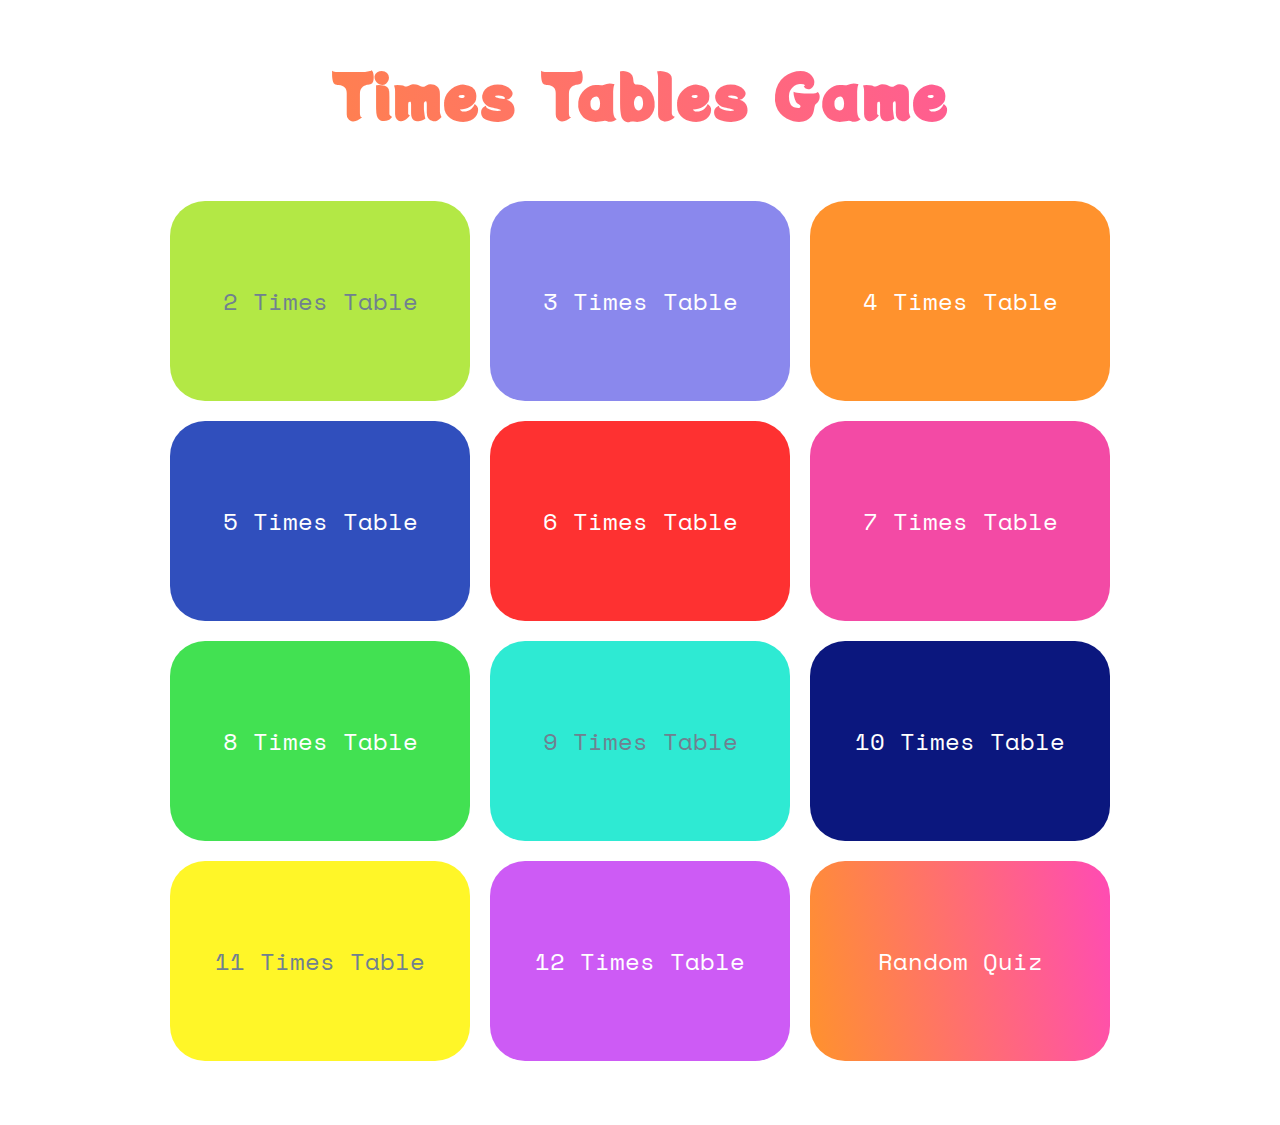
<file: index.html>
<!DOCTYPE html>
<html lang="en">

<head>
    <meta charset="UTF-8">
    <meta http-equiv="X-UA-Compatible" content="IE=edge">
    <meta name="viewport" content="width=device-width, initial-scale=1.0">
    <link rel="stylesheet" href="css/style.css">
    <link rel="stylesheet" href="css/quizpage.css">
    <link rel="stylesheet" href="css/results.css">
    <title>Home</title>
</head>

<body>
    <h1>Times Tables Game</h1>
    <main id="flex-container">
        <div class="tile t2">
            <h2 class="cardTitle">2 Times Table</h2>
        </div>
        <div class="tile t3">
            <h2 class="cardTitle">3 Times Table</h2>
        </div>
        <div class="tile t4">
            <h2 class="cardTitle">4 Times Table</h2>
        </div>
        <div class="tile t5">
            <h2 class="cardTitle">5 Times Table</h2>
        </div>
        <div class="tile t6">
            <h2 class="cardTitle">6 Times Table</h2>
        </div>
        <div class="tile t7">
            <h2 class="cardTitle">7 Times Table</h2>
        </div>
        <div class="tile t8">
            <h2 class="cardTitle">8 Times Table</h2>
        </div>
        <div class="tile t9">
            <h2 class="cardTitle">9 Times Table</h2>
        </div>
        <div class="tile t10">
            <h2 class="cardTitle">10 Times Table</h2>
        </div>
        <div class="tile t11">
            <h2 class="cardTitle">11 Times Table</h2>
        </div>
        <div class="tile t12">
            <h2 class="cardTitle">12 Times Table</h2>
        </div>
        <div class="tile t1">
            <h2 class="cardTitle">Random Quiz</h2>
        </div>
    </main>
    <script src="./index.js"></script>
</body>

</html>
</file>
<file: css/style.css>
@import url("https://fonts.googleapis.com/css2?family=Potta+One&family=Space+Mono&display=swap");
@import url("https://fonts.googleapis.com/css2?family=Strait&display=swap");

* {
  margin: 0;
  padding: 0;
}

html {
  min-height: 100%;
}

body {
  box-sizing: border-box;
  font-family: "Space Mono", monospace;
  min-height: 100vh;
  display: flex;
  flex-direction: column;
}

main {
  display: flex;
  flex-wrap: wrap;
  padding: 5% 10%;
  gap: 20px;
  justify-content: center;
  text-align: center;
  overflow: auto;
}

a {
  text-decoration: none;
}

h1 {
  text-align: center;
  font-family: "Potta One", cursive;
  font-size: 60px;
  margin-top: 50px;
  background: -webkit-linear-gradient(10deg, #ff922d, #ff4bb4);
  -webkit-background-clip: text;
  -webkit-text-fill-color: transparent;
}

.tile {
  border-radius: 35px;
  height: 200px;
  width: 300px;
  display: flex;
  align-items: center;
  justify-content: center;
  flex-basis: auto;
  min-width: 300px;
  cursor: pointer;
}

.tile:hover {
  transform: translateY(-10px);
  box-shadow: 1px 1px 5px 5px rgba(0, 0, 0, 0.082);
}

.cardTitle {
  font-family: "Space Mono", monospace;
  font-weight: 100;
}

.t1 {
  background: -webkit-linear-gradient(10deg, #ff922d, #ff4bb4);
  color: white;
}
.t2 {
  background-color: #b3e845;
  color: slategrey;
}
.t3 {
  background-color: #8a88ed;
  color: white;
}
.t4 {
  background-color: #ff922d;
  color: white;
}
.t5 {
  background-color: #304fbd;
  color: white;
}
.t6 {
  background-color: #fe3131;
  color: white;
}
.t7 {
  background-color: #f34aa5;
  color: white;
}
.t8 {
  background-color: #42e152;
  color: white;
}
.t9 {
  background-color: #2eead3;
  color: slategray;
}
.t10 {
  background-color: #0b177e;
  color: white;
}
.t11 {
  background-color: #fff628;
  color: slategray;
}
.t12 {
  background-color: #cd5bf5;
  color: white;
}
</file>
<file: css/quizpage.css>
/* quizpage styles */

.quizpage {
  flex-direction: column;
}

.subtitle {
  border-radius: 30px;
  height: 50px;
  margin: 0 30px;
  display: flex;
  align-items: center;
  justify-content: center;
  text-decoration: none;
  font-size: 25px;
  padding: 15px;
  min-width: 460px;
}

.questionBox {
  margin: 30px 25%;
  padding: 20px;
  border-radius: 30px;
  height: 300px;
  display: flex;
  align-items: center;
  justify-content: center;
  font-family: "Strait", sans-serif;
  font-size: 35px;
  flex-direction: column;
}

.input {
  width: 175px;
  height: 50px;
  align-self: center;
  background-color: white;
  font-family: "Strait", sans-serif;
  font-size: 35px;
  color: slategrey;
  margin-top: 1em;
  border-radius: 30px;
  padding: 15px;
  border-top-style: hidden;
  border-right-style: hidden;
  border-left-style: hidden;
  border-bottom-style: hidden;
}

.input:focus {
  outline: none;
}

.button {
  margin-top: 40px;
  font-size: 20px;
  letter-spacing: 2px;
}

footer {
  margin-top: auto;
  padding: 20px 50px;
}

.home {
  height: 50px;
  cursor: pointer;
}

.questionNum {
  display: inline;
  float: right;
  font-size: 40px;
  font-family: "Space Mono", monospace;
  background: -webkit-linear-gradient(10deg, #ff922d, #ff4bb4);
  -webkit-background-clip: text;
  -webkit-text-fill-color: transparent;
}
</file>
<file: css/results.css>
/* results page styles */

.results-page {
  display: flex;
  flex-direction: column;
  padding: 50px 50px 0;
}

.results-container {
  display: flex;
  flex-direction: row;
  flex-wrap: wrap;
  justify-content: center;
  padding: 50px 10% 0;
}

.result-tile {
  width: 320px;
  padding: 5px;
  margin: 10px 25px;
  display: flex;
  color: slategray;
  font-size: 25px;
}

.result-tile > p {
  display: flex;
  align-items: center;
  margin: 0 auto;
}
.results-message {
  padding: 5px;
  margin-top: 1em;
  background: -webkit-linear-gradient(10deg, #ff922d, #ff4bb4);
  -webkit-background-clip: text;
  -webkit-text-fill-color: transparent;
  font-size: 25px;
}

.tick,
.cross {
  height: 50px;
  margin-left: 20px;
}
</file>
